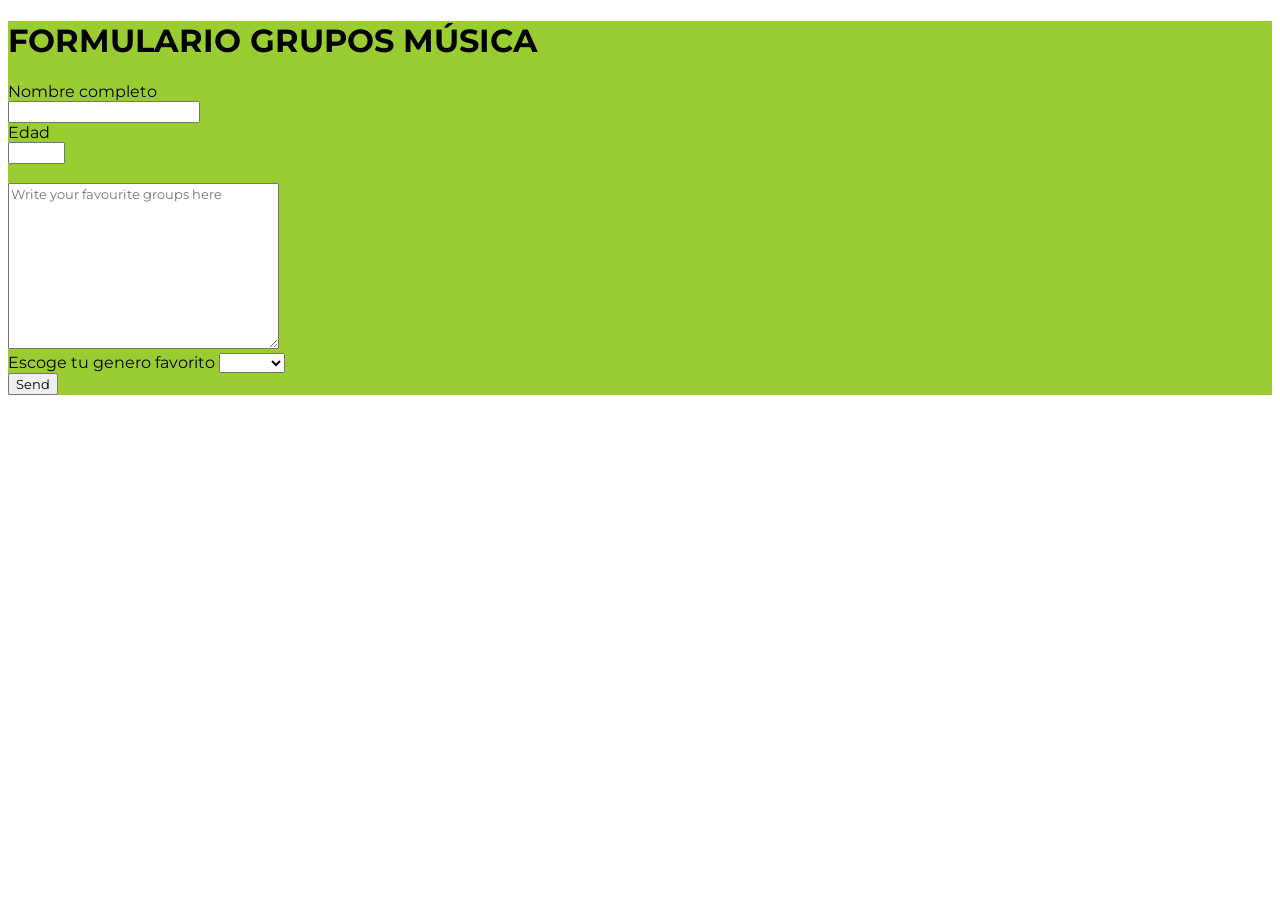
<file: Pruebas-de-clase/index.html>
<!DOCTYPE html>
<html lang="en">
<head>

<style>
    @import url('https://fonts.googleapis.com/css2?family=Montserrat:wght@100;200&display=swap');

    *{
        
    font-family: "montserrat", sans-serif;

    }
    
    
    form{
        background-color: yellowgreen;
    }


     #{"Edad"
   font-size: 24
        }

</style>

    <meta charset="UTF-8">
    <meta http-equiv="X-UA-Compatible" content="IE=edge">
    <meta name="viewport" content="width=device-width, initial-scale=1.0">
    <title>Document</title>
</head>
<body>
    <form id="Rock selection">

        <h1>FORMULARIO GRUPOS MÚSICA</h1>
        
        <label for="nombreCompleto"> Nombre completo</label><br>
        <input type="text" name="nombreCompleto" id="NombreUsuario"/>
        
        <br>
        
        <label for="Edad" id="Edad"> Edad</label> <br>
        <input type="number" name="Edad" min="0" max="18"/>
        
        <br>
        
        <label for="Favourite" ></label> <br>
        <textarea name="Message" id="gruposFavoritos" cols="30" rows="10" placeholder="Write your favourite groups here"></textarea>

        <br>

        <label for="Gender">Escoge tu genero favorito</label>
        <select name="Genders" id="Genders">
            <option value=""> </option>
            <option value="">Classic</option>
            <option value="">Rock</option>
            <option value="">Jazz</option>
           
        </select>
        
        <br>

        <input type="submit" value="Send">
        <br>

        
        </form>
    </body>
    </html>
</file>
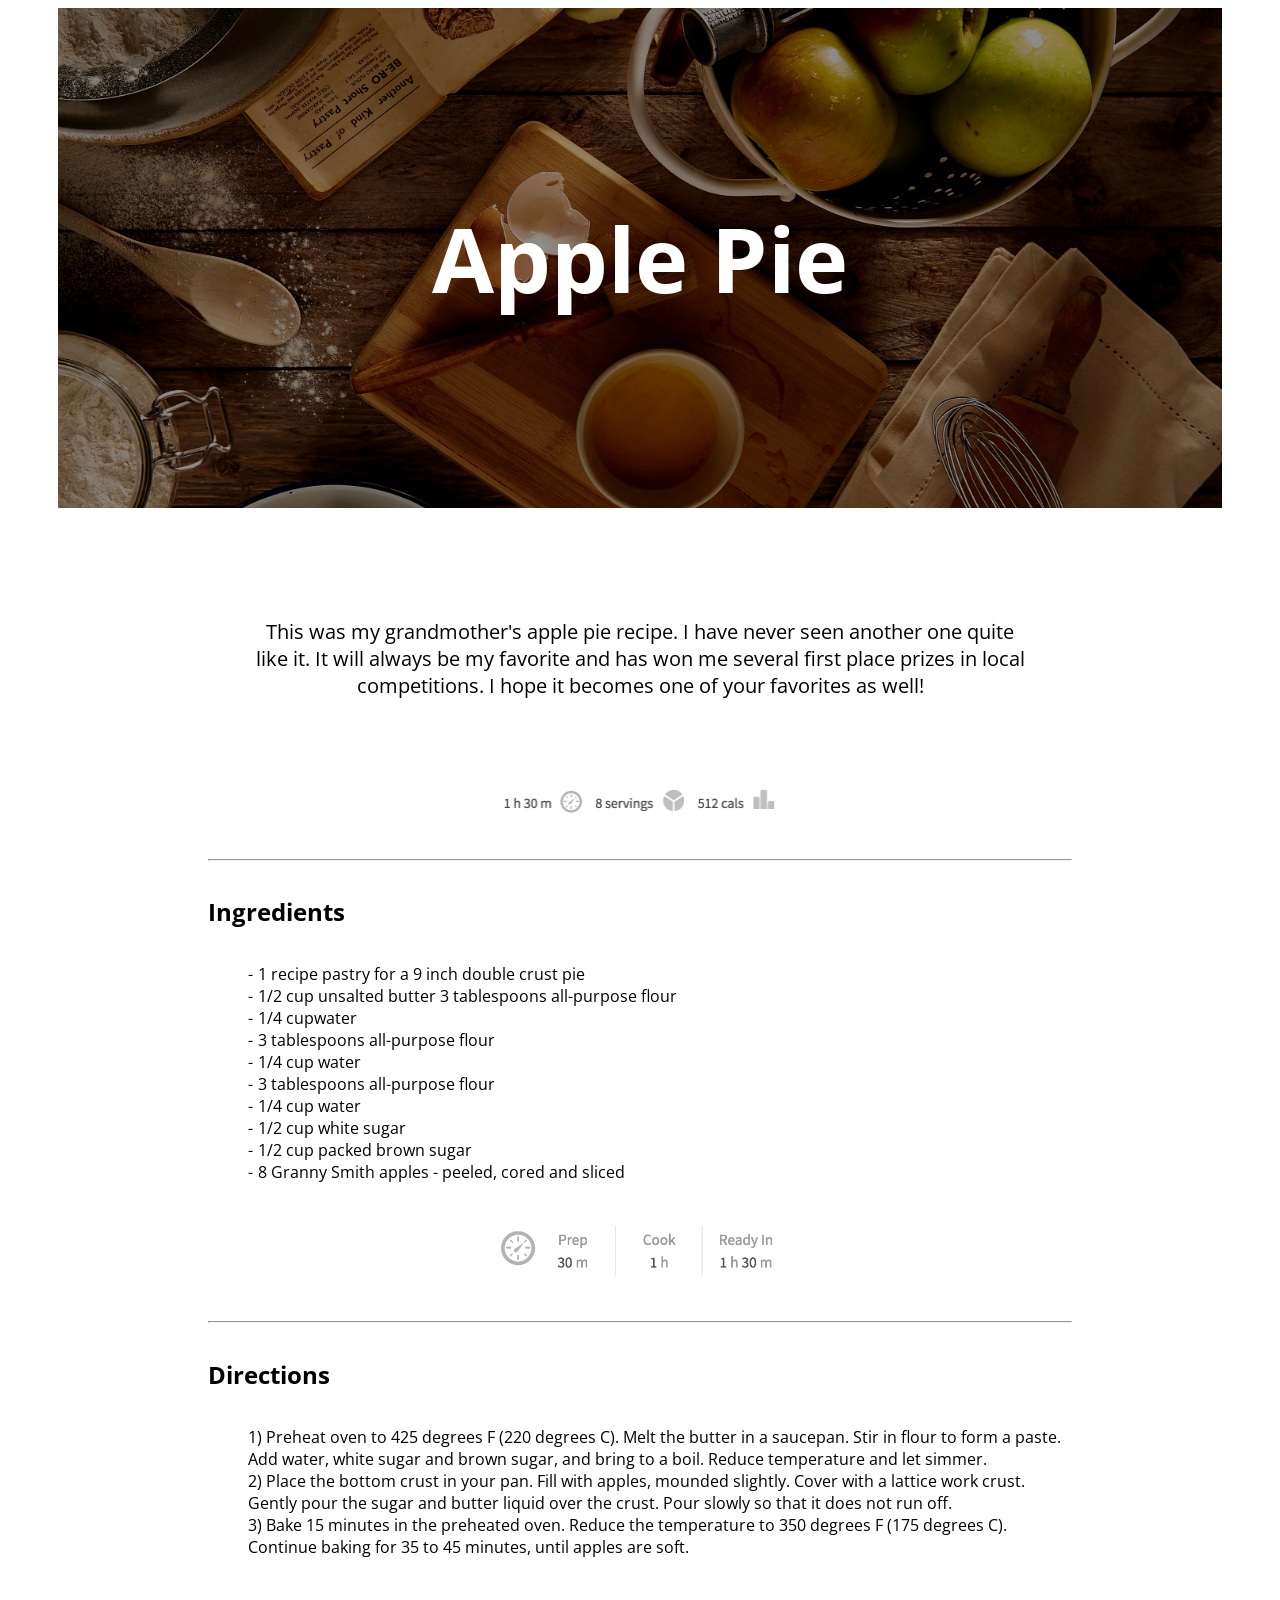
<file: LAB-4/lab-css-recipes-clone-master/apple-pie/index.html>
<!DOCTYPE html>
<html lang="en">

<head>
  <meta charset="UTF-8" />
  <meta name="viewport" content="width=device-width, initial-scale=1.0" />
  <title>Apple Pie Recipe</title>
  <!-- don't forget to link your styles -->
  <link rel="stylesheet" href="./styles/style.css" />
</head>

<body>
  <header>
    <h1>Apple Pie</h1>
  </header>
  <section class="box">
    <div class="intro">
      <p>
        This was my grandmother's apple pie recipe. I have never seen another
        one quite like it. It will always be my favorite and has won me
        several first place prizes in local competitions. I hope it becomes
        one of your favorites as well!
      </p>
      <img src="../apple-pie/images/recipe-info.png" alt="recipefoto" />
      <hr />
    </div>
    <div class="ingredients">
      <h2>Ingredients</h2>
      <ul>
        <li>1 recipe pastry for a 9 inch double crust pie</li>
        <li>1/2 cup unsalted butter 3 tablespoons all-purpose flour</li>
        <li>1/4 cupwater</li>
        <li>3 tablespoons all-purpose flour</li>
        <li>1/4 cup water</li>
        <li>3 tablespoons all-purpose flour</li>
        <li>1/4 cup water</li>
        <li>1/2 cup white sugar</li>
        <li>1/2 cup packed brown sugar</li>
        <li>8 Granny Smith apples - peeled, cored and sliced</li>
      </ul>
      <img src="../apple-pie/images/cooking-info.png" alt="cookinginfo" />
    </div>
    <hr />
    <div class="instructions">
      <h2>Directions</h2>
      <ol>
        <li>
          Preheat oven to 425 degrees F (220 degrees C). Melt the butter in a
          saucepan. Stir in flour to form a paste. Add water, white sugar and
          brown sugar, and bring to a boil. Reduce temperature and let simmer.
        </li>
        <li>
          Place the bottom crust in your pan. Fill with apples, mounded
          slightly. Cover with a lattice work crust. Gently pour the sugar and
          butter liquid over the crust. Pour slowly so that it does not run
          off.
        </li>
        <li>
          Bake 15 minutes in the preheated oven. Reduce the temperature to 350
          degrees F (175 degrees C). Continue baking for 35 to 45 minutes,
          until apples are soft.
        </li>
      </ol>
    </div>
  </section>
</body>

</html>
</file>
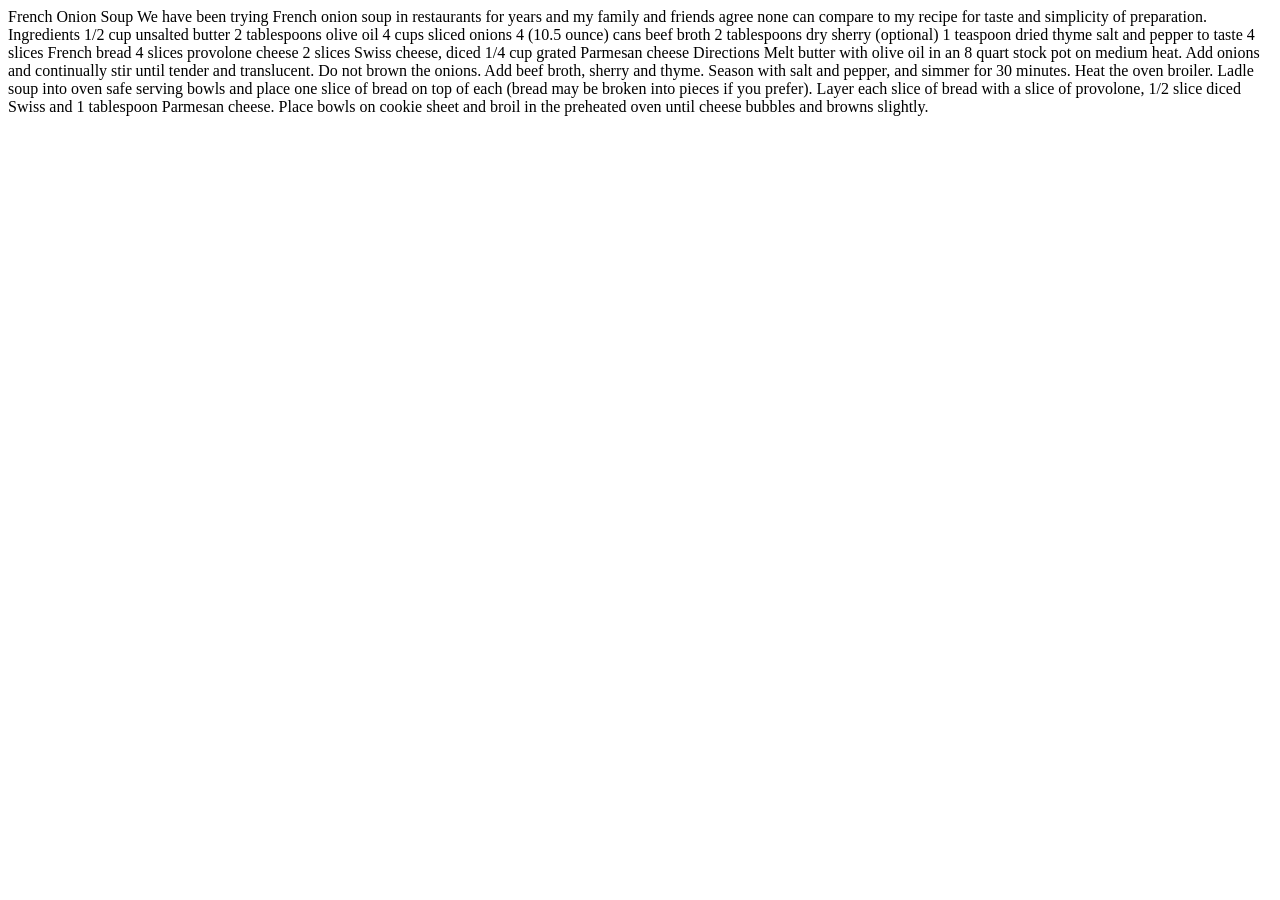
<file: LAB-4/lab-css-recipes-clone-master/french-soup/index.html>
<!DOCTYPE html>
<html lang="en">
  <head>
    <meta charset="UTF-8" />
    <meta name="viewport" content="width=device-width, initial-scale=1.0" />
    <title>French Onion Soup Recipe</title>
    <!-- don't forget to link your styles -->
  </head>
  <body>
    French Onion Soup We have been trying French onion soup in restaurants for years and my family and friends agree
    none can compare to my recipe for taste and simplicity of preparation. Ingredients 1/2 cup unsalted butter 2
    tablespoons olive oil 4 cups sliced onions 4 (10.5 ounce) cans beef broth 2 tablespoons dry sherry (optional) 1
    teaspoon dried thyme salt and pepper to taste 4 slices French bread 4 slices provolone cheese 2 slices Swiss cheese,
    diced 1/4 cup grated Parmesan cheese Directions Melt butter with olive oil in an 8 quart stock pot on medium heat.
    Add onions and continually stir until tender and translucent. Do not brown the onions. Add beef broth, sherry and
    thyme. Season with salt and pepper, and simmer for 30 minutes. Heat the oven broiler. Ladle soup into oven safe
    serving bowls and place one slice of bread on top of each (bread may be broken into pieces if you prefer). Layer
    each slice of bread with a slice of provolone, 1/2 slice diced Swiss and 1 tablespoon Parmesan cheese. Place bowls
    on cookie sheet and broil in the preheated oven until cheese bubbles and browns slightly.
  </body>
</html>
</file>
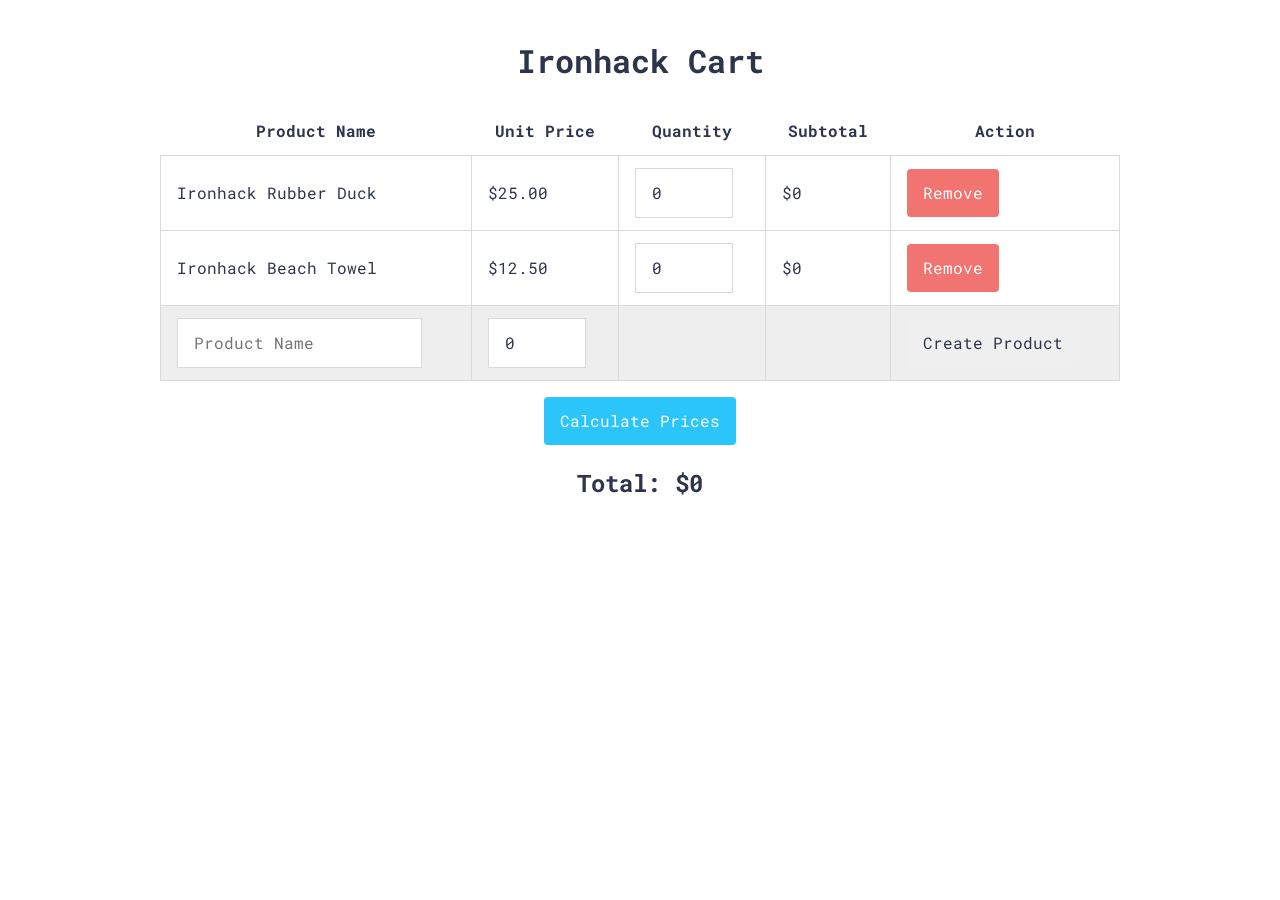
<file: LABS/JAVA/LAB-ironHackCart/index.html>
<!DOCTYPE html>
<html lang="en">
  <head>
    <meta charset="utf-8" />
    <meta name="viewport" content="width=device-width" />
    <link rel="stylesheet" href="./css/style.css" />
    <title>Ironhack Cart</title>
  </head>
  <body>
    <h1>Ironhack Cart</h1>
    <table id="cart">

      <thead>
        <tr>
          <th>Product Name</th>
          <th>Unit Price</th>
          <th>Quantity</th>
          <th>Subtotal</th>
          <th>Action</th>
        </tr>
      </thead>

      <tbody>
        
        <!-- FIRST PRODUCT -->

        <tr class="product">
          <td class="name">
            <span>Ironhack Rubber Duck</span>
          </td>
          <td class="price">$<span>25.00</span></td>
          <td class="quantity">
            <input type="number" value="0" min="0" placeholder="Quantity" />
          </td>
          <td class="subtotal">$<span>0</span></td>
          <td class="action">
            <button class="btn btn-remove">Remove</button>
          </td>
        </tr>

        <!-- SECOND PRODUCT -->

        <tr class="product">

          <td class="name">
            <span>Ironhack Beach Towel</span>
          </td>

          <td class="price">$<span>12.50</span>
          </td>

          <td class="quantity">
            <input type="number" value="0" min="0" placeholder="Quantity" />
          </td>

          <td class="subtotal">$<span>0</span>
          </td>

          <td class="action">
            <button class="btn btn-remove">Remove</button>
          </td>
        </tr>
      </tbody>

      <!-- TO ADD NEW PRODUCTS -->

      <tfoot>
        <tr class="create-product">
          <td>
            <input type="text" placeholder="Product Name" />
          </td>
          <td>
            <input type="number" min="0" value="0" placeholder="Product Price" />
          </td>
          <td></td>
          <td></td>
          <td>
            <button id="create" class="btn">Create Product</button>
          </td>
        </tr>
      </tfoot>

      <!-- BUTTON TO CALCULATE THE FULL PRICE OF OUR PURCHASE -->

    </table>
    <p class="calculate-total">
      <button id="calculate" class="btn btn-success">Calculate Prices</button>
    </p>
    <h2 id="total-value">Total: $<span>0</span></h2>

    <script type="text/javascript" src="./src/index.js"></script>
    
  </body>
</html>
</file>
<file: LAB-4/lab-css-recipes-clone-master/apple-pie/styles/style.css>
@import url('https://fonts.googleapis.com/css2?family=Open+Sans:wght@300;400&display=swap');
*{
    font-family:"open sans";
}
h1{
    color: white;
    text-align: center;
    font-size: 90px;
    font-weight: 180px;
    
}
header{
    
    height: 500px;
    background-image:url(../images/apple-pie.jpg);
    background-size: cover;
    background-position: center center;
    display: flex;
    align-items: center;
    justify-content: center;
    margin:0 50px;
    /* background-repeat: no-repeat; */
}
img{
    width: 300px;
    padding: 20px;
}
.box{
    text-align: center;
    display: block;
    margin: auto;
    padding: 50px 200px;
}
.intro p{
    text-align: justify center;
    font-size: 20px;
}
.ingredients ul,
h2{
    text-align: left;
}
.instructions{
    text-align: left;

}
.instructions h2{
    padding: 15px 0;
}
.ingredients h2{
    padding: 15px 0;
}
p{
   
    padding: 40px ;
}
ol{
    list-style:none;
}
ol > li {
    counter-increment: listcounter;
  }
  
  ol > li::before {
    content: counter(listcounter) ")";
  }
ul{
    list-style: none;
    /* tambien se puede hacer asi el ultimo paso 
    list-style-type: "/"; */
}
  
ul li:before{
    content: "-";
    padding-right: 5px;
}
</file>
<file: LABS/JAVA/LAB-ironHackCart/css/style.css>
@import url('https://fonts.googleapis.com/css?family=Roboto+Mono:400,700&display=swap');

body {
  margin: 0 auto;
  padding: 1em;
  max-width: 60em;
  font-family: 'Roboto Mono', sans-serif;
  line-height: 1.5;
  color: #2d354c;
}

button,
input {
  font: inherit;
  color: inherit;
}

th,
td,
button,
input {
  padding: 0.75em 1em;
}

table#cart {
  width: 100%;
  border-collapse: collapse;
}

table#cart tfoot {
  background: #eee;
}

table#cart td,
table input {
  border: 1px solid #dadada;
}

table input[type='number'] {
  max-width: 4em;
}

.btn {
  display: inline-block;
  border: 0;
  border-radius: 0.25em;
  cursor: pointer;
}

.btn-success,
.btn-remove {
  color: #fff;
}

.btn-success {
  background-color: #2cc5fa;
}

.btn-remove {
  background-color: #f27471;
}

h1,
h2,
.calculate-total {
  text-align: center;
}
</file>
